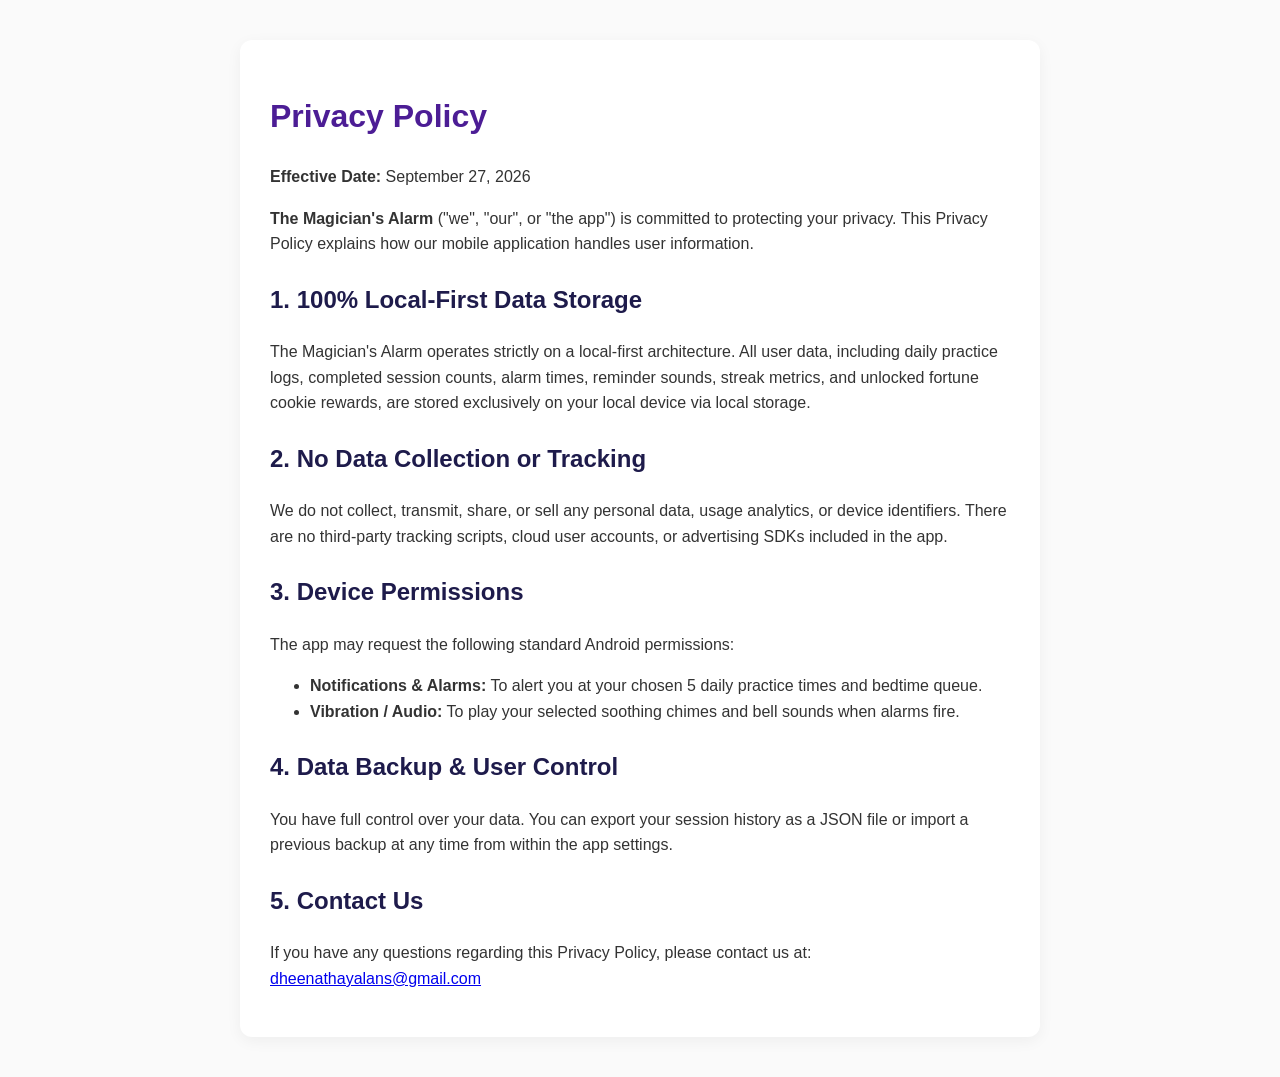
<file: privacy.html>
<!DOCTYPE html>
<html lang="en">
<head>
  <meta charset="UTF-8">
  <meta name="viewport" content="width=device-width, initial-scale=1.0">
  <title>Privacy Policy - The Magician's Alarm</title>
  <style>
    body { font-family: -apple-system, BlinkMacSystemFont, 'Segoe UI', Roboto, sans-serif; line-height: 1.6; color: #333; max-width: 800px; margin: 40px auto; padding: 0 20px; background: #fafafa; }
    .card { background: white; padding: 30px; border-radius: 12px; box-shadow: 0 4px 15px rgba(0,0,0,0.05); }
    h1 { color: #4c1d95; }
    h2 { color: #1e1b4b; margin-top: 24px; }
  </style>
</head>
<body>
  <div class="card">
    <h1>Privacy Policy</h1>
    <p><strong>Effective Date:</strong> September 27, 2026</p>
    <p><strong>The Magician's Alarm</strong> ("we", "our", or "the app") is committed to protecting your privacy. This Privacy Policy explains how our mobile application handles user information.</p>
    
    <h2>1. 100% Local-First Data Storage</h2>
    <p>The Magician's Alarm operates strictly on a local-first architecture. All user data, including daily practice logs, completed session counts, alarm times, reminder sounds, streak metrics, and unlocked fortune cookie rewards, are stored exclusively on your local device via local storage.</p>

    <h2>2. No Data Collection or Tracking</h2>
    <p>We do not collect, transmit, share, or sell any personal data, usage analytics, or device identifiers. There are no third-party tracking scripts, cloud user accounts, or advertising SDKs included in the app.</p>

    <h2>3. Device Permissions</h2>
    <p>The app may request the following standard Android permissions:</p>
    <ul>
      <li><strong>Notifications & Alarms:</strong> To alert you at your chosen 5 daily practice times and bedtime queue.</li>
      <li><strong>Vibration / Audio:</strong> To play your selected soothing chimes and bell sounds when alarms fire.</li>
    </ul>

    <h2>4. Data Backup & User Control</h2>
    <p>You have full control over your data. You can export your session history as a JSON file or import a previous backup at any time from within the app settings.</p>

    <h2>5. Contact Us</h2>
    <p>If you have any questions regarding this Privacy Policy, please contact us at: <a href="mailto:dheenathayalans@gmail.com">dheenathayalans@gmail.com</a></p>
  </div>
</body>
</html>
</file>
